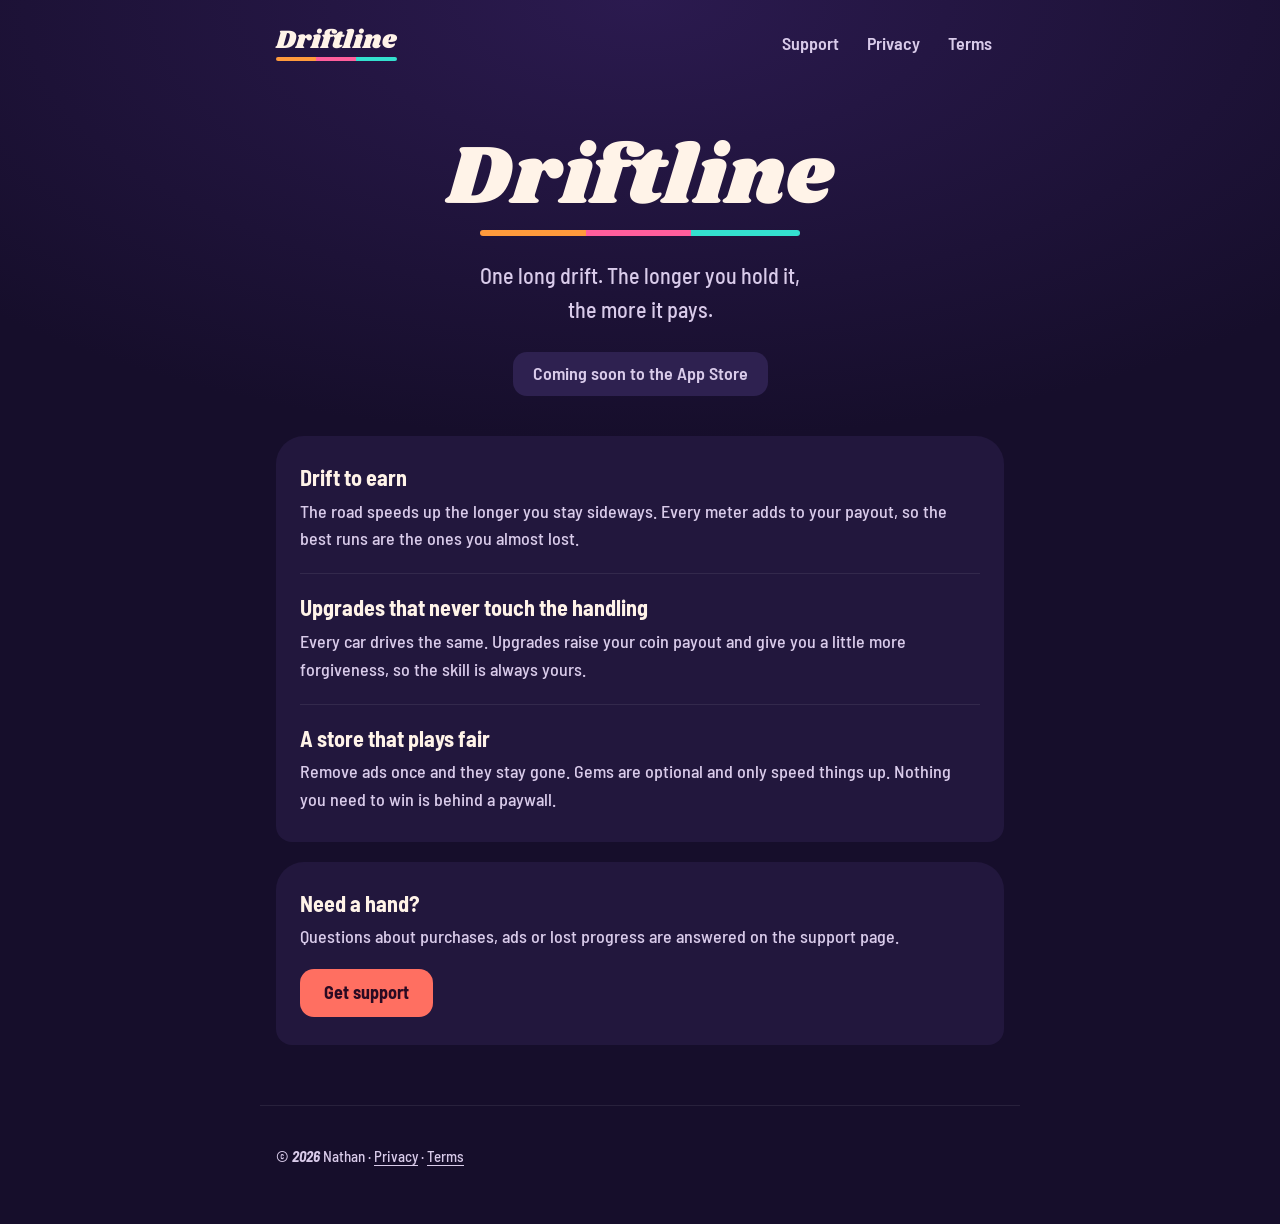
<file: index.html>
<!doctype html>
<html lang="en">
<head>
<meta charset="utf-8">
<meta name="viewport" content="width=device-width, initial-scale=1">
<title>Driftline</title>
<meta name="description" content="Driftline is an endless drift game for iPhone. Hold the line, earn coins, upgrade your payout.">
<link rel="preconnect" href="https://fonts.googleapis.com">
<link rel="preconnect" href="https://fonts.gstatic.com" crossorigin>
<link href="https://fonts.googleapis.com/css2?family=Barlow+Semi+Condensed:ital,wght@0,500;0,600;0,700;1,700&family=Shrikhand&display=swap" rel="stylesheet">
<link rel="stylesheet" href="style.css">
</head>
<body>
<header class="top">
  <a class="brand" href="index.html"><span class="logo">Driftline</span><span class="stripe"></span></a>
  <nav><a href="support.html">Support</a><a href="privacy.html">Privacy</a><a href="terms.html">Terms</a></nav>
</header>

<main>
  <section class="hero">
    <span class="logo big">Driftline</span>
    <span class="stripe wide"></span>
    <p class="tagline">One long drift. The longer you hold it, the more it pays.</p>
    <span class="badge-soon">Coming soon to the App Store</span>
  </section>

  <section class="sheet">
    <div class="row">
      <h2>Drift to earn</h2>
      <p>The road speeds up the longer you stay sideways. Every meter adds to your payout, so the best runs are the ones you almost lost.</p>
    </div>
    <div class="row">
      <h2>Upgrades that never touch the handling</h2>
      <p>Every car drives the same. Upgrades raise your coin payout and give you a little more forgiveness, so the skill is always yours.</p>
    </div>
    <div class="row">
      <h2>A store that plays fair</h2>
      <p>Remove ads once and they stay gone. Gems are optional and only speed things up. Nothing you need to win is behind a paywall.</p>
    </div>
  </section>

  <section class="sheet">
    <div class="row">
      <h2>Need a hand?</h2>
      <p>Questions about purchases, ads or lost progress are answered on the support page.</p>
      <a class="btn" href="support.html">Get support</a>
    </div>
  </section>
</main>

<footer>
  <p>&copy; <b class="num">2026</b> Nathan &middot; <a href="privacy.html">Privacy</a> &middot; <a href="terms.html">Terms</a></p>
</footer>
</body>
</html>
</file>
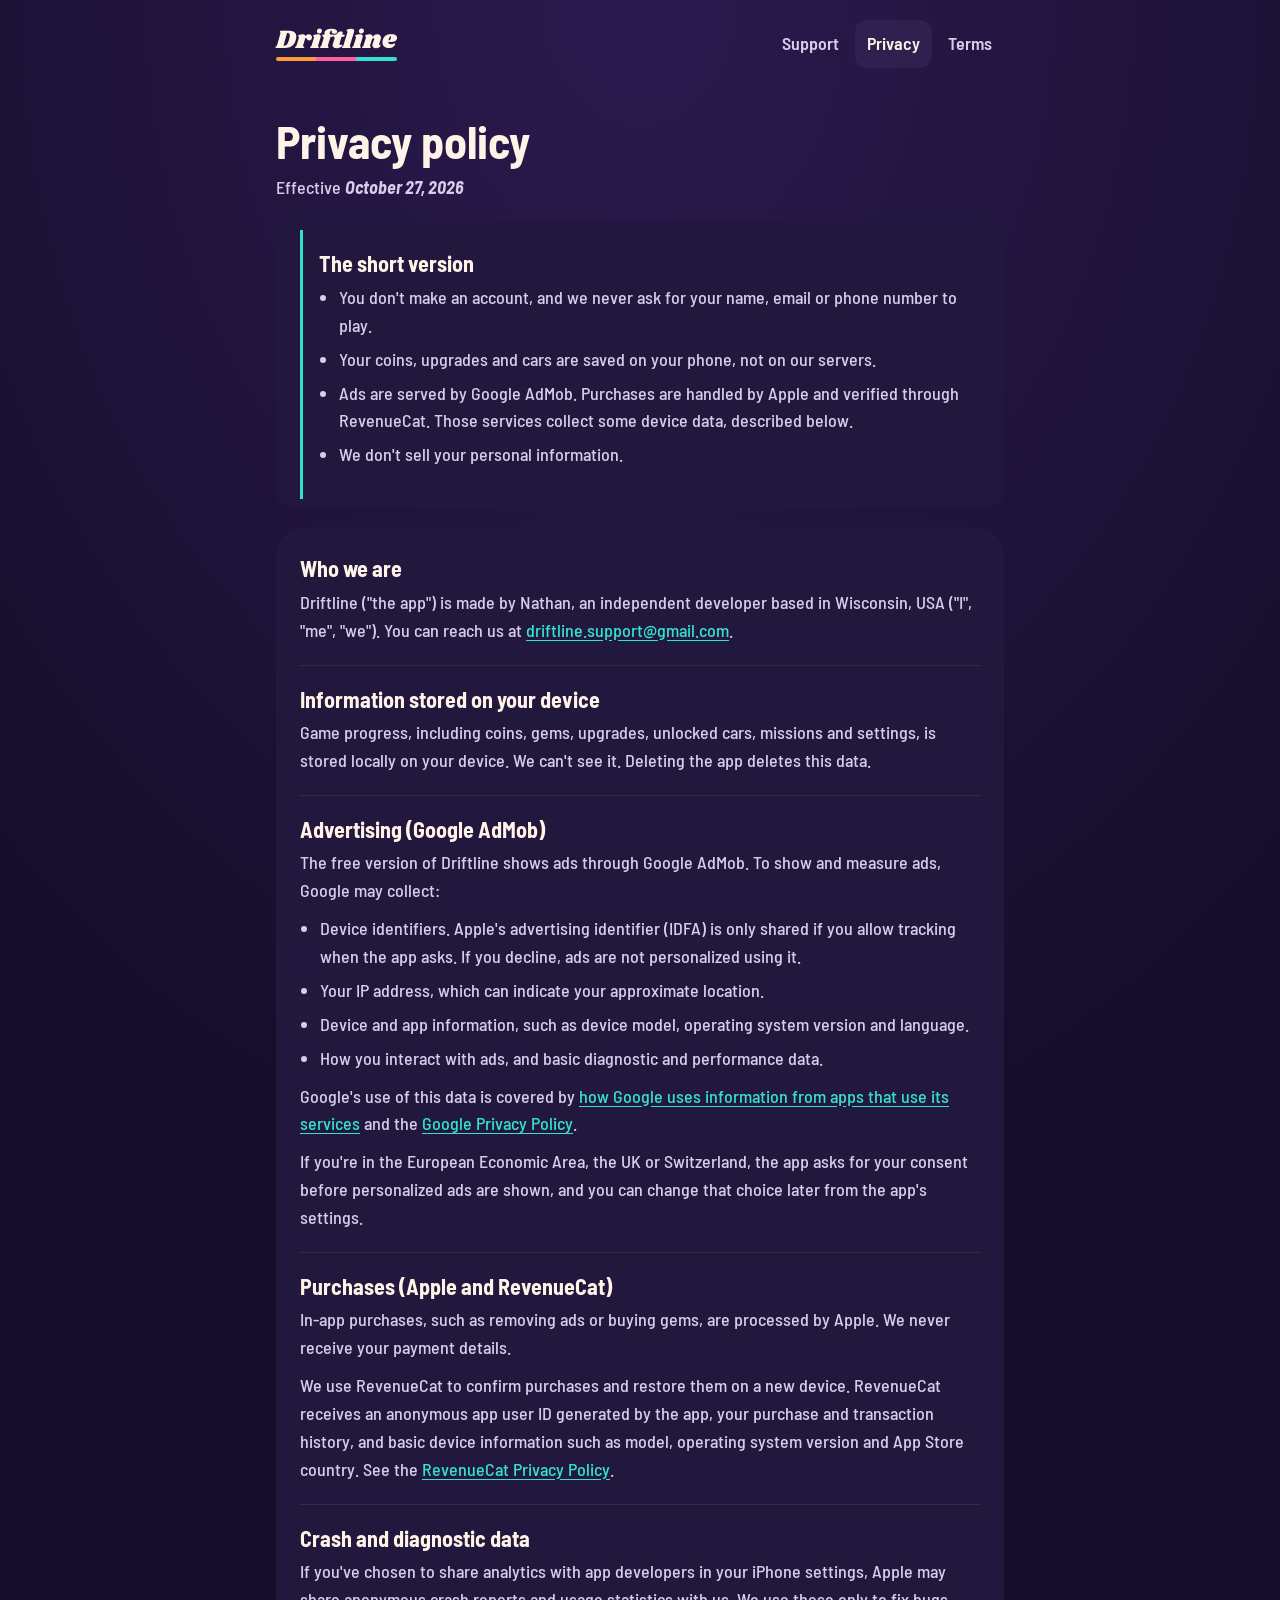
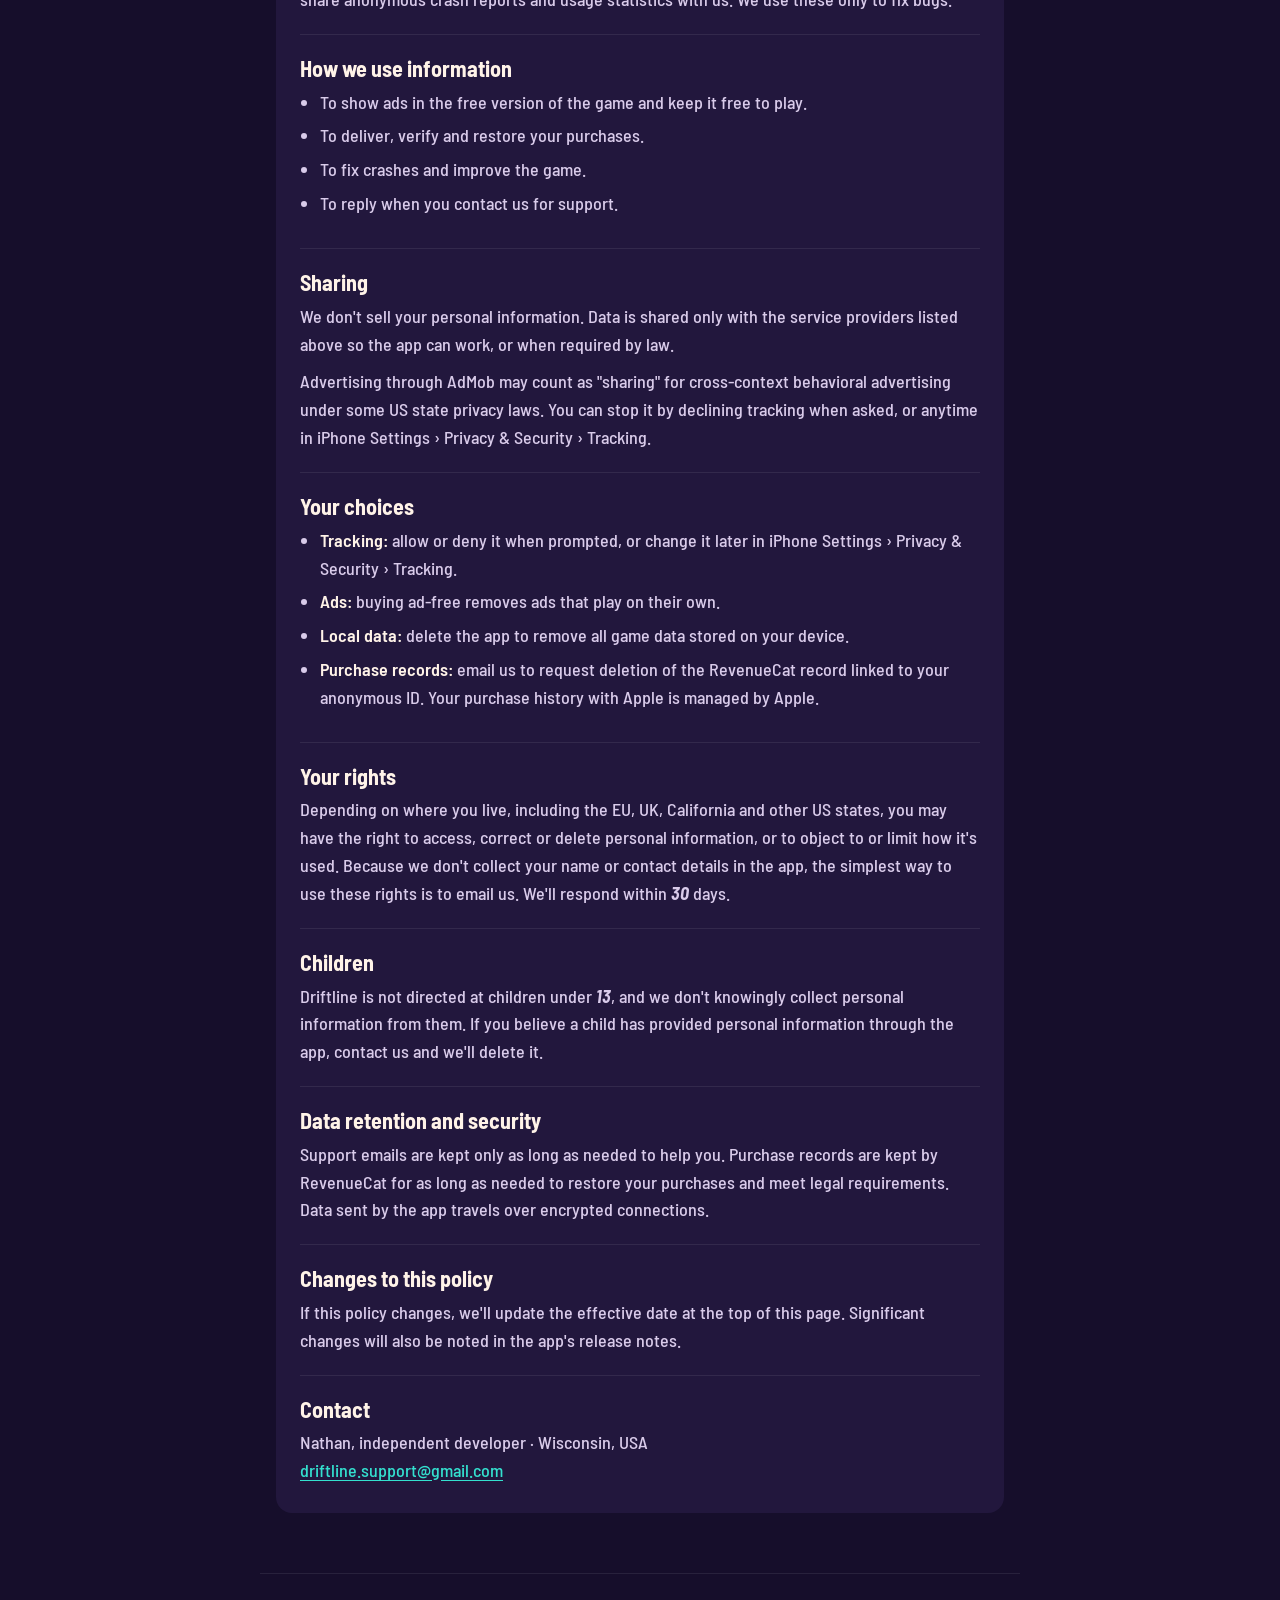
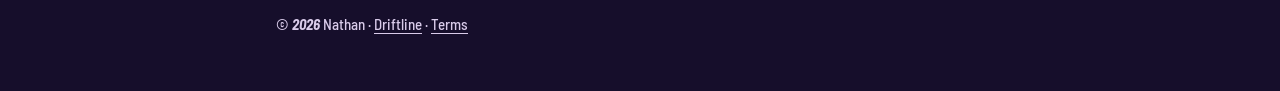
<file: privacy.html>
<!doctype html>
<html lang="en">
<head>
<meta charset="utf-8">
<meta name="viewport" content="width=device-width, initial-scale=1">
<title>Driftline privacy policy</title>
<meta name="description" content="How Driftline handles your data.">
<link rel="preconnect" href="https://fonts.googleapis.com">
<link rel="preconnect" href="https://fonts.gstatic.com" crossorigin>
<link href="https://fonts.googleapis.com/css2?family=Barlow+Semi+Condensed:ital,wght@0,500;0,600;0,700;1,700&family=Shrikhand&display=swap" rel="stylesheet">
<link rel="stylesheet" href="style.css">
</head>
<body>
<header class="top">
  <a class="brand" href="index.html"><span class="logo">Driftline</span><span class="stripe"></span></a>
  <nav><a href="support.html">Support</a><a href="privacy.html" aria-current="page">Privacy</a><a href="terms.html">Terms</a></nav>
</header>

<main>
  <div class="doc-head">
    <h1>Privacy policy</h1>
    <p>Effective <b class="num">October 27, 2026</b></p>
  </div>

  <section class="sheet">
    <div class="row summary">
      <h2>The short version</h2>
      <ul>
        <li>You don't make an account, and we never ask for your name, email or phone number to play.</li>
        <li>Your coins, upgrades and cars are saved on your phone, not on our servers.</li>
        <li>Ads are served by Google AdMob. Purchases are handled by Apple and verified through RevenueCat. Those services collect some device data, described below.</li>
        <li>We don't sell your personal information.</li>
      </ul>
    </div>
  </section>

  <section class="sheet">
    <div class="row">
      <h2>Who we are</h2>
      <p>Driftline ("the app") is made by Nathan, an independent developer based in Wisconsin, USA ("I", "me", "we"). You can reach us at <a href="mailto:driftline.support@gmail.com">driftline.support@gmail.com</a>.</p>
    </div>

    <div class="row">
      <h2>Information stored on your device</h2>
      <p>Game progress, including coins, gems, upgrades, unlocked cars, missions and settings, is stored locally on your device. We can't see it. Deleting the app deletes this data.</p>
    </div>

    <div class="row">
      <h2>Advertising (Google AdMob)</h2>
      <p>The free version of Driftline shows ads through Google AdMob. To show and measure ads, Google may collect:</p>
      <ul>
        <li>Device identifiers. Apple's advertising identifier (IDFA) is only shared if you allow tracking when the app asks. If you decline, ads are not personalized using it.</li>
        <li>Your IP address, which can indicate your approximate location.</li>
        <li>Device and app information, such as device model, operating system version and language.</li>
        <li>How you interact with ads, and basic diagnostic and performance data.</li>
      </ul>
      <p>Google's use of this data is covered by <a href="https://policies.google.com/technologies/partner-sites" rel="noopener">how Google uses information from apps that use its services</a> and the <a href="https://policies.google.com/privacy" rel="noopener">Google Privacy Policy</a>.</p>
      <p>If you're in the European Economic Area, the UK or Switzerland, the app asks for your consent before personalized ads are shown, and you can change that choice later from the app's settings.</p>
    </div>

    <div class="row">
      <h2>Purchases (Apple and RevenueCat)</h2>
      <p>In-app purchases, such as removing ads or buying gems, are processed by Apple. We never receive your payment details.</p>
      <p>We use RevenueCat to confirm purchases and restore them on a new device. RevenueCat receives an anonymous app user ID generated by the app, your purchase and transaction history, and basic device information such as model, operating system version and App Store country. See the <a href="https://www.revenuecat.com/privacy" rel="noopener">RevenueCat Privacy Policy</a>.</p>
    </div>

    <div class="row">
      <h2>Crash and diagnostic data</h2>
      <p>If you've chosen to share analytics with app developers in your iPhone settings, Apple may share anonymous crash reports and usage statistics with us. We use these only to fix bugs.</p>
    </div>

    <div class="row">
      <h2>How we use information</h2>
      <ul>
        <li>To show ads in the free version of the game and keep it free to play.</li>
        <li>To deliver, verify and restore your purchases.</li>
        <li>To fix crashes and improve the game.</li>
        <li>To reply when you contact us for support.</li>
      </ul>
    </div>

    <div class="row">
      <h2>Sharing</h2>
      <p>We don't sell your personal information. Data is shared only with the service providers listed above so the app can work, or when required by law.</p>
      <p>Advertising through AdMob may count as "sharing" for cross-context behavioral advertising under some US state privacy laws. You can stop it by declining tracking when asked, or anytime in iPhone Settings &rsaquo; Privacy &amp; Security &rsaquo; Tracking.</p>
    </div>

    <div class="row">
      <h2>Your choices</h2>
      <ul>
        <li><strong>Tracking:</strong> allow or deny it when prompted, or change it later in iPhone Settings &rsaquo; Privacy &amp; Security &rsaquo; Tracking.</li>
        <li><strong>Ads:</strong> buying ad-free removes ads that play on their own.</li>
        <li><strong>Local data:</strong> delete the app to remove all game data stored on your device.</li>
        <li><strong>Purchase records:</strong> email us to request deletion of the RevenueCat record linked to your anonymous ID. Your purchase history with Apple is managed by Apple.</li>
      </ul>
    </div>

    <div class="row">
      <h2>Your rights</h2>
      <p>Depending on where you live, including the EU, UK, California and other US states, you may have the right to access, correct or delete personal information, or to object to or limit how it's used. Because we don't collect your name or contact details in the app, the simplest way to use these rights is to email us. We'll respond within <b class="num">30</b> days.</p>
    </div>

    <div class="row">
      <h2>Children</h2>
      <p>Driftline is not directed at children under <b class="num">13</b>, and we don't knowingly collect personal information from them. If you believe a child has provided personal information through the app, contact us and we'll delete it.</p>
    </div>

    <div class="row">
      <h2>Data retention and security</h2>
      <p>Support emails are kept only as long as needed to help you. Purchase records are kept by RevenueCat for as long as needed to restore your purchases and meet legal requirements. Data sent by the app travels over encrypted connections.</p>
    </div>

    <div class="row">
      <h2>Changes to this policy</h2>
      <p>If this policy changes, we'll update the effective date at the top of this page. Significant changes will also be noted in the app's release notes.</p>
    </div>

    <div class="row">
      <h2>Contact</h2>
      <p>Nathan, independent developer &middot; Wisconsin, USA<br><a href="mailto:driftline.support@gmail.com">driftline.support@gmail.com</a></p>
    </div>
  </section>
</main>

<footer>
  <p>&copy; <b class="num">2026</b> Nathan &middot; <a href="index.html">Driftline</a> &middot; <a href="terms.html">Terms</a></p>
</footer>
</body>
</html>
</file>
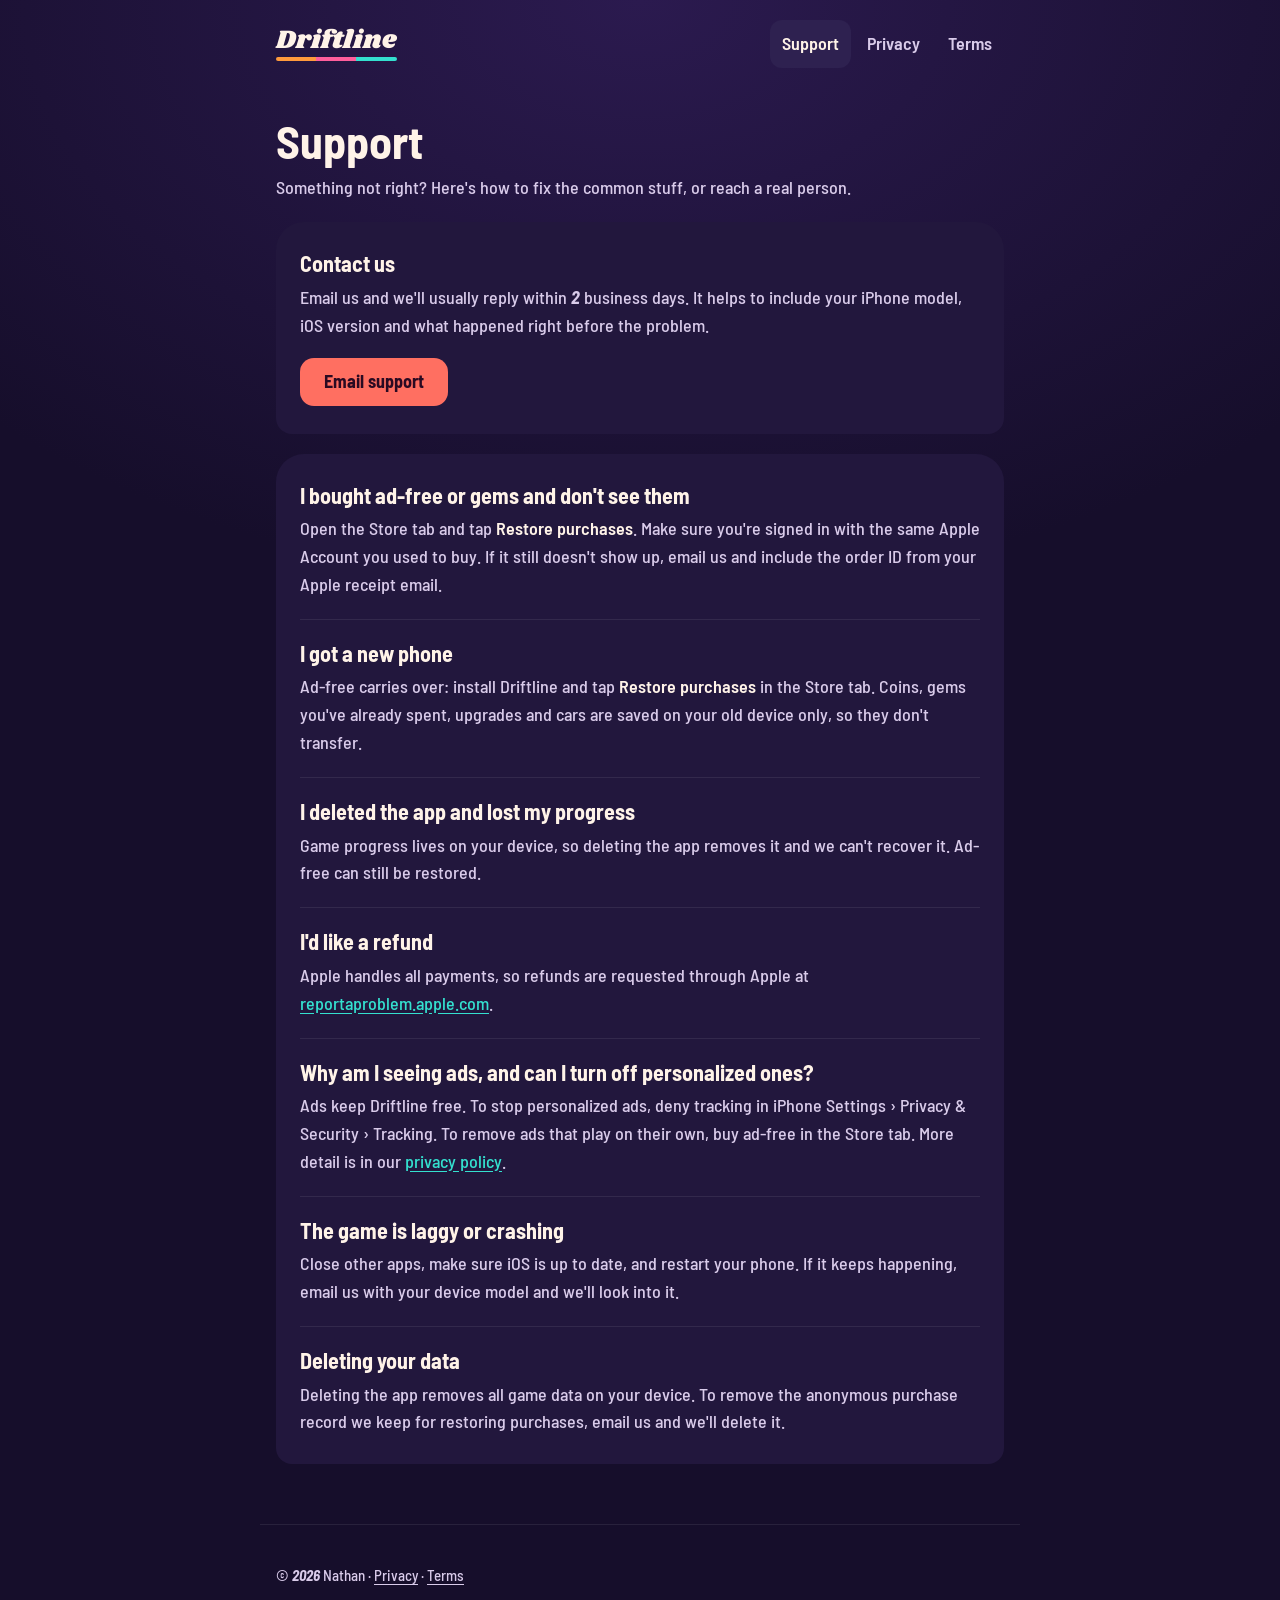
<file: support.html>
<!doctype html>
<html lang="en">
<head>
<meta charset="utf-8">
<meta name="viewport" content="width=device-width, initial-scale=1">
<title>Driftline support</title>
<meta name="description" content="Get help with Driftline: purchases, ads, progress and contact.">
<link rel="preconnect" href="https://fonts.googleapis.com">
<link rel="preconnect" href="https://fonts.gstatic.com" crossorigin>
<link href="https://fonts.googleapis.com/css2?family=Barlow+Semi+Condensed:ital,wght@0,500;0,600;0,700;1,700&family=Shrikhand&display=swap" rel="stylesheet">
<link rel="stylesheet" href="style.css">
</head>
<body>
<header class="top">
  <a class="brand" href="index.html"><span class="logo">Driftline</span><span class="stripe"></span></a>
  <nav><a href="support.html" aria-current="page">Support</a><a href="privacy.html">Privacy</a><a href="terms.html">Terms</a></nav>
</header>

<main>
  <div class="doc-head">
    <h1>Support</h1>
    <p>Something not right? Here's how to fix the common stuff, or reach a real person.</p>
  </div>

  <section class="sheet">
    <div class="row">
      <h2>Contact us</h2>
      <p>Email us and we'll usually reply within <b class="num">2</b> business days. It helps to include your iPhone model, iOS version and what happened right before the problem.</p>
      <a class="btn" href="mailto:driftline.support@gmail.com?subject=Driftline%20support">Email support</a>
    </div>
  </section>

  <section class="sheet">
    <div class="row">
      <h2>I bought ad-free or gems and don't see them</h2>
      <p>Open the Store tab and tap <strong>Restore purchases</strong>. Make sure you're signed in with the same Apple Account you used to buy. If it still doesn't show up, email us and include the order ID from your Apple receipt email.</p>
    </div>
    <div class="row">
      <h2>I got a new phone</h2>
      <p>Ad-free carries over: install Driftline and tap <strong>Restore purchases</strong> in the Store tab. Coins, gems you've already spent, upgrades and cars are saved on your old device only, so they don't transfer.</p>
    </div>
    <div class="row">
      <h2>I deleted the app and lost my progress</h2>
      <p>Game progress lives on your device, so deleting the app removes it and we can't recover it. Ad-free can still be restored.</p>
    </div>
    <div class="row">
      <h2>I'd like a refund</h2>
      <p>Apple handles all payments, so refunds are requested through Apple at <a href="https://reportaproblem.apple.com" rel="noopener">reportaproblem.apple.com</a>.</p>
    </div>
    <div class="row">
      <h2>Why am I seeing ads, and can I turn off personalized ones?</h2>
      <p>Ads keep Driftline free. To stop personalized ads, deny tracking in iPhone Settings &rsaquo; Privacy &amp; Security &rsaquo; Tracking. To remove ads that play on their own, buy ad-free in the Store tab. More detail is in our <a href="privacy.html">privacy policy</a>.</p>
    </div>
    <div class="row">
      <h2>The game is laggy or crashing</h2>
      <p>Close other apps, make sure iOS is up to date, and restart your phone. If it keeps happening, email us with your device model and we'll look into it.</p>
    </div>
    <div class="row">
      <h2>Deleting your data</h2>
      <p>Deleting the app removes all game data on your device. To remove the anonymous purchase record we keep for restoring purchases, email us and we'll delete it.</p>
    </div>
  </section>
</main>

<footer>
  <p>&copy; <b class="num">2026</b> Nathan &middot; <a href="privacy.html">Privacy</a> &middot; <a href="terms.html">Terms</a></p>
</footer>
</body>
</html>
</file>
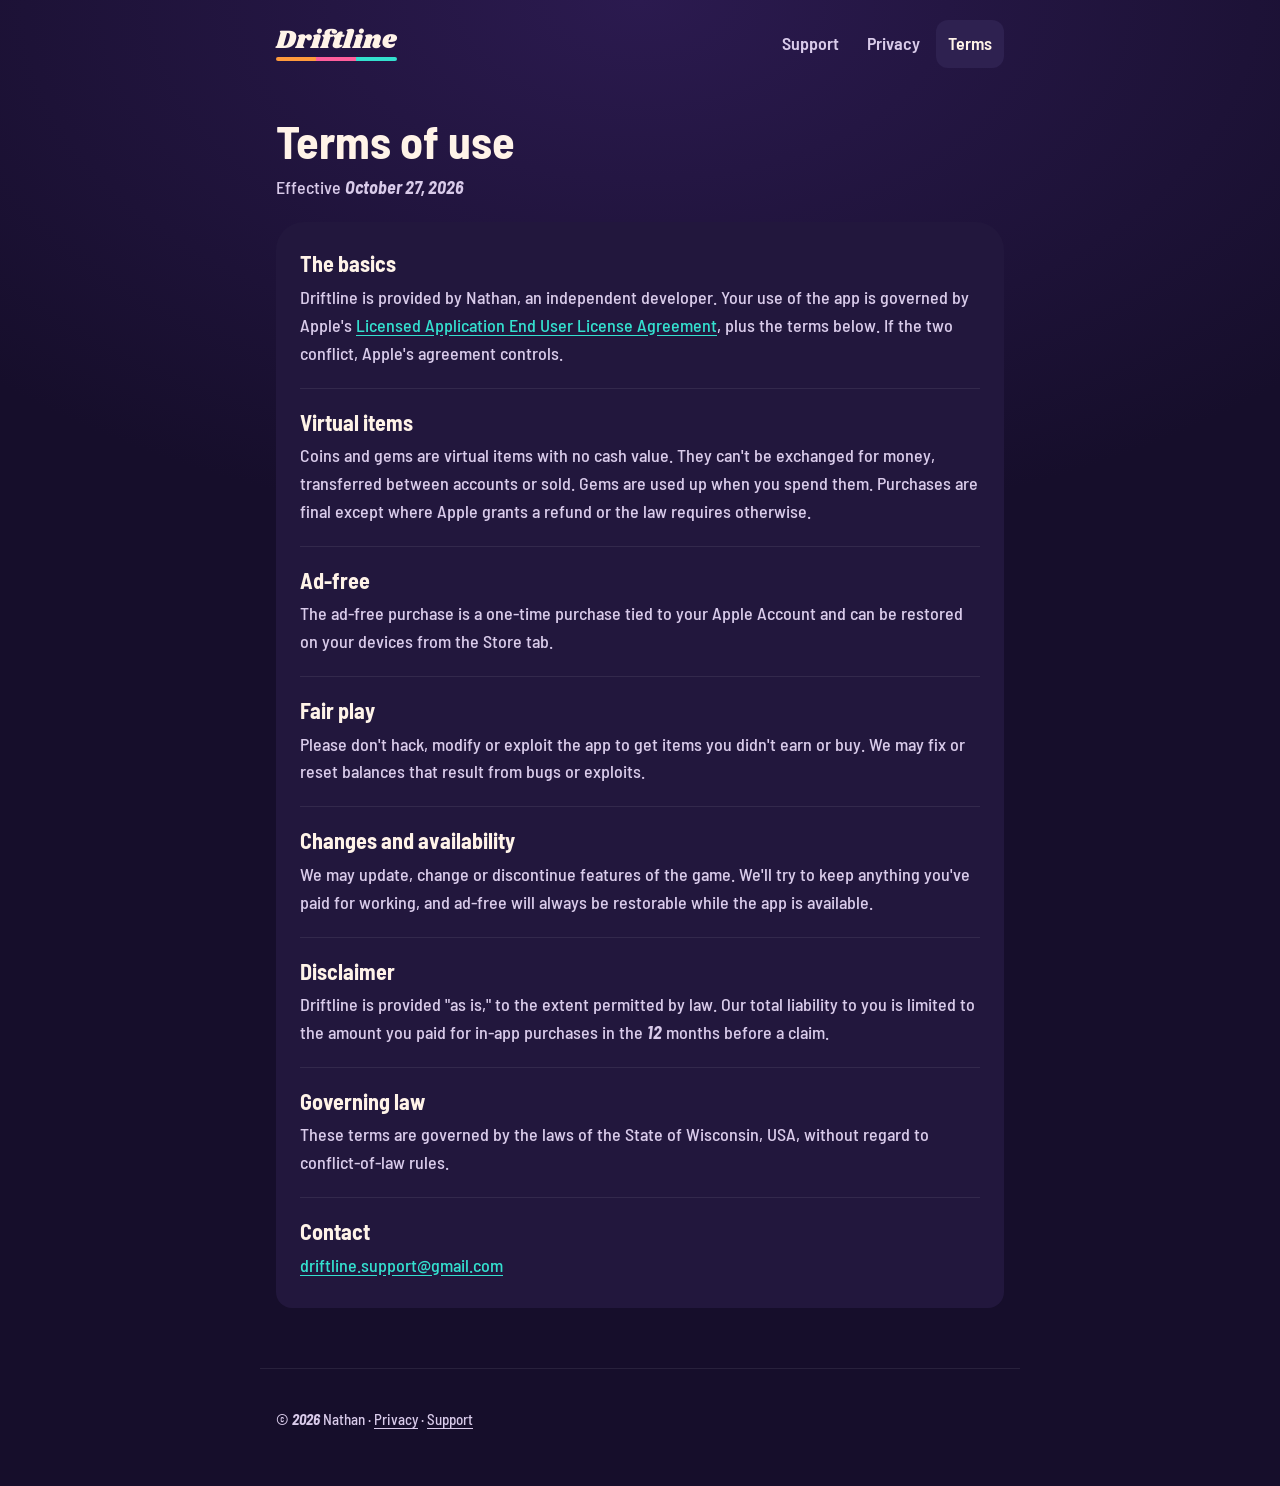
<file: terms.html>
<!doctype html>
<html lang="en">
<head>
<meta charset="utf-8">
<meta name="viewport" content="width=device-width, initial-scale=1">
<title>Driftline terms of use</title>
<meta name="description" content="Terms of use for Driftline.">
<link rel="preconnect" href="https://fonts.googleapis.com">
<link rel="preconnect" href="https://fonts.gstatic.com" crossorigin>
<link href="https://fonts.googleapis.com/css2?family=Barlow+Semi+Condensed:ital,wght@0,500;0,600;0,700;1,700&family=Shrikhand&display=swap" rel="stylesheet">
<link rel="stylesheet" href="style.css">
</head>
<body>
<header class="top">
  <a class="brand" href="index.html"><span class="logo">Driftline</span><span class="stripe"></span></a>
  <nav><a href="support.html">Support</a><a href="privacy.html">Privacy</a><a href="terms.html" aria-current="page">Terms</a></nav>
</header>

<main>
  <div class="doc-head">
    <h1>Terms of use</h1>
    <p>Effective <b class="num">October 27, 2026</b></p>
  </div>

  <section class="sheet">
    <div class="row">
      <h2>The basics</h2>
      <p>Driftline is provided by Nathan, an independent developer. Your use of the app is governed by Apple's <a href="https://www.apple.com/legal/internet-services/itunes/dev/stdeula/" rel="noopener">Licensed Application End User License Agreement</a>, plus the terms below. If the two conflict, Apple's agreement controls.</p>
    </div>
    <div class="row">
      <h2>Virtual items</h2>
      <p>Coins and gems are virtual items with no cash value. They can't be exchanged for money, transferred between accounts or sold. Gems are used up when you spend them. Purchases are final except where Apple grants a refund or the law requires otherwise.</p>
    </div>
    <div class="row">
      <h2>Ad-free</h2>
      <p>The ad-free purchase is a one-time purchase tied to your Apple Account and can be restored on your devices from the Store tab.</p>
    </div>
    <div class="row">
      <h2>Fair play</h2>
      <p>Please don't hack, modify or exploit the app to get items you didn't earn or buy. We may fix or reset balances that result from bugs or exploits.</p>
    </div>
    <div class="row">
      <h2>Changes and availability</h2>
      <p>We may update, change or discontinue features of the game. We'll try to keep anything you've paid for working, and ad-free will always be restorable while the app is available.</p>
    </div>
    <div class="row">
      <h2>Disclaimer</h2>
      <p>Driftline is provided "as is," to the extent permitted by law. Our total liability to you is limited to the amount you paid for in-app purchases in the <b class="num">12</b> months before a claim.</p>
    </div>
    <div class="row">
      <h2>Governing law</h2>
      <p>These terms are governed by the laws of the State of Wisconsin, USA, without regard to conflict-of-law rules.</p>
    </div>
    <div class="row">
      <h2>Contact</h2>
      <p><a href="mailto:driftline.support@gmail.com">driftline.support@gmail.com</a></p>
    </div>
  </section>
</main>

<footer>
  <p>&copy; <b class="num">2026</b> Nathan &middot; <a href="privacy.html">Privacy</a> &middot; <a href="support.html">Support</a></p>
</footer>
</body>
</html>
</file>
<file: style.css>
:root {
  --ground: #160E2B;
  --sheet: #22173D;
  --control: #2E2150;
  --coral: #FF6F61;
  --coral-ink: #2A0A22;
  --teal: #34E0CF;
  --gold: #FFC94D;
  --text: #FFF3E8;
  --muted: #D9CBEA;
  --line: rgba(255, 255, 255, .08);
}

* { box-sizing: border-box; }

html { -webkit-text-size-adjust: 100%; }

body {
  margin: 0;
  background: var(--ground);
  background-image: radial-gradient(120% 60% at 50% 0%, #2B1A4F 0%, var(--ground) 60%);
  background-repeat: no-repeat;
  color: var(--text);
  font-family: "Barlow Semi Condensed", system-ui, -apple-system, sans-serif;
  font-weight: 500;
  font-size: 18px;
  line-height: 1.55;
}

a { color: var(--teal); text-underline-offset: 3px; }

.num { font-weight: 700; font-style: italic; }

/* header */
.top {
  max-width: 760px;
  margin: 0 auto;
  padding: 20px 16px;
  display: flex;
  align-items: center;
  justify-content: space-between;
  gap: 16px;
  flex-wrap: wrap;
}
.brand { text-decoration: none; display: inline-flex; flex-direction: column; gap: 4px; }
.logo { font-family: "Shrikhand", cursive; color: var(--text); font-size: 26px; line-height: 1; }
.logo.big { font-size: clamp(48px, 13vw, 84px); }
.stripe {
  display: block;
  height: 4px;
  width: 100%;
  border-radius: 2px;
  background: linear-gradient(90deg, #FF9A3C 0 33%, #FF5E9C 33% 66%, var(--teal) 66% 100%);
}
.stripe.wide { width: min(320px, 70vw); height: 6px; margin: 10px auto 0; border-radius: 3px; }
nav { display: flex; gap: 4px; }
nav a {
  color: var(--muted);
  text-decoration: none;
  font-weight: 600;
  padding: 10px 12px;
  min-height: 44px;
  display: inline-flex;
  align-items: center;
  border-radius: 12px;
}
nav a:hover, nav a[aria-current="page"] { color: var(--text); background: var(--control); }

/* layout */
main { max-width: 760px; margin: 0 auto; padding: 0 16px 40px; }

.hero { text-align: center; padding: 48px 0 40px; }
.tagline { color: var(--muted); font-size: 22px; margin: 22px auto 26px; max-width: 30ch; }
.badge-soon {
  display: inline-flex;
  align-items: center;
  min-height: 44px;
  padding: 0 20px;
  border-radius: 14px;
  background: var(--control);
  color: var(--muted);
  font-weight: 600;
}

.sheet {
  background: var(--sheet);
  border-radius: 28px 28px 16px 16px;
  padding: 8px 24px;
  margin-bottom: 20px;
}
.row { padding: 20px 0; border-bottom: 1px solid var(--line); }
.row:last-child { border-bottom: 0; }
.row h2 { margin: 0 0 6px; font-size: 22px; font-weight: 700; line-height: 1.25; }
.row p { margin: 0 0 10px; color: var(--muted); }
.row p:last-child { margin-bottom: 0; }
.row ul { margin: 6px 0 10px; padding-left: 20px; color: var(--muted); }
.row li { margin-bottom: 6px; }
.row strong { color: var(--text); font-weight: 600; }

.btn {
  display: inline-flex;
  align-items: center;
  justify-content: center;
  min-height: 48px;
  padding: 0 24px;
  margin-top: 8px;
  border-radius: 14px;
  background: var(--coral);
  color: var(--coral-ink);
  font-weight: 700;
  font-size: 18px;
  text-decoration: none;
}

/* document pages */
.doc-head { padding: 28px 0 20px; }
.doc-head h1 { margin: 0; font-size: clamp(34px, 8vw, 46px); font-weight: 700; line-height: 1.1; }
.doc-head p { margin: 8px 0 0; color: var(--muted); }

.summary { border-left: 3px solid var(--teal); padding-left: 16px; }

footer {
  max-width: 760px;
  margin: 0 auto;
  padding: 24px 16px 40px;
  color: var(--muted);
  font-size: 15px;
  border-top: 1px solid var(--line);
}
footer a { color: var(--muted); }
</file>
